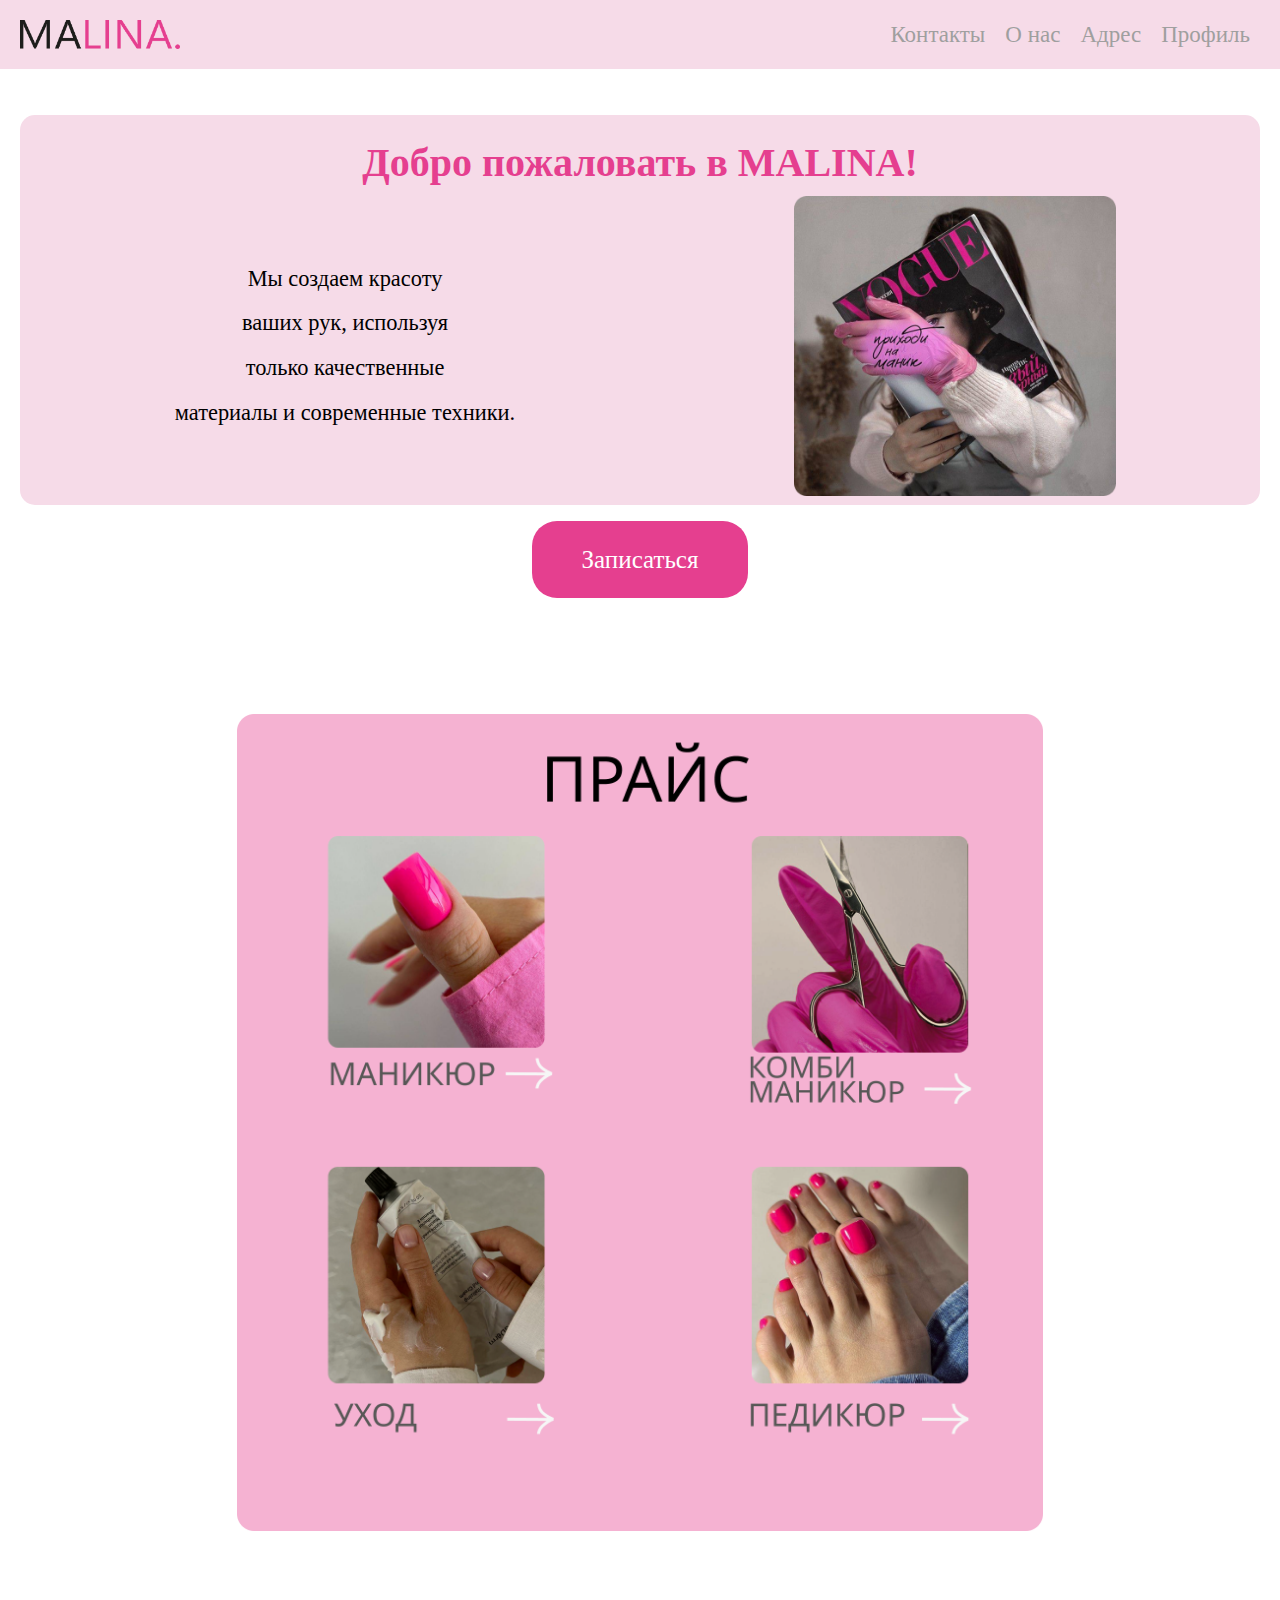
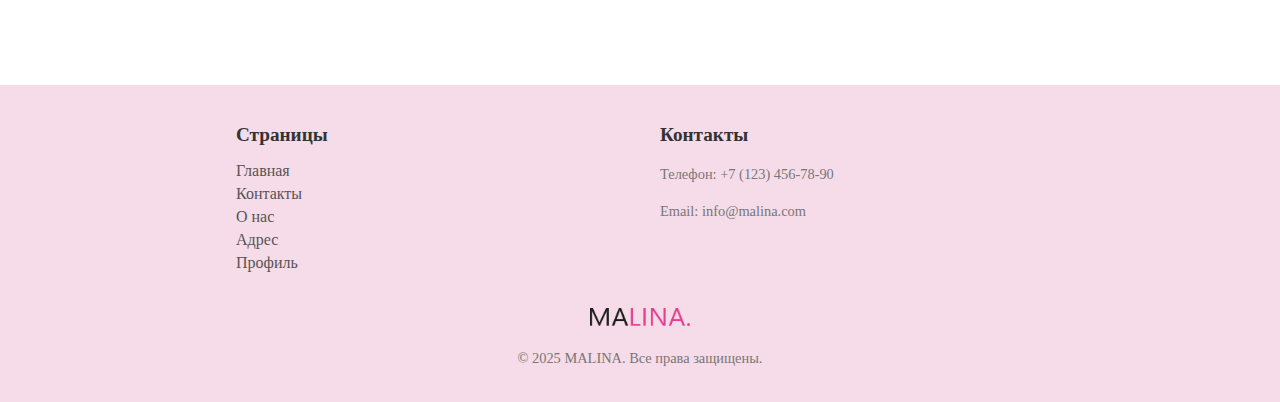
<file: index.htm>
<!DOCTYPE html>
<html lang="ru">
<head>
    <meta charset="UTF-8">
    <meta name="viewport" content="width=device-width, initial-scale=1.0">
    <link rel="stylesheet" href="style.css">
    <title>MALINA - Салон ногтевого сервиса</title>
</head>
<body>
    <header>
        <div class="logo">
            <img src="MALINA.png" alt="MALINA">
        </div>
        <nav>
            <a href="contacts.htm">Контакты</a>
            <a href="about.htm">О нас</a>
            <a href="address.htm">Адрес</a>
            <a href="profile.htm">Профиль</a>
        </nav>
    </header>

    <main>
        <section class="hero">
            <h2>Добро пожаловать в MALINA!</h2>
            <div class="hero-content">
                <div class="hero-text">
                    <p>
                        Мы создаем красоту<br>
                        ваших рук, используя<br>
                        только качественные<br>
                        материалы и современные техники.
                    </p>
                </div>
                <div class="hero-image">
                    <img src="image 1.png" alt="Пример маникюра">
                </div>
            </div>
            <a href="registration.htm" class="button">Записаться</a>
        </section>

        <section class="main-image">
            <img src="price.png" alt="Большое изображение салона">
        </section>

    </main>

    <footer class="site-footer">
        <div class="footer-container">
            <div class="footer-column">
                <h3>Страницы</h3>
                <ul>
                    <li><a href="index.htm">Главная</a></li>
                    <li><a href="contacts.htm">Контакты</a></li>
                    <li><a href="about.htm">О нас</a></li>
                    <li><a href="address.htm">Адрес</a></li>
                    <li><a href="profile.php">Профиль</a></li>
                </ul>
            </div>
            <div class="footer-column">
                <h3>Контакты</h3>
                <p>Телефон: +7 (123) 456-78-90</p>
                <p>Email: info@malina.com</p>
            </div>
        </div>
        <div class="footer-logo">
            <img src="MALINA.png" alt="Логотип MALINA">
        </div>
        <p>&copy; 2025 MALINA. Все права защищены.</p>
    </footer>

</body>
</html>
</file>
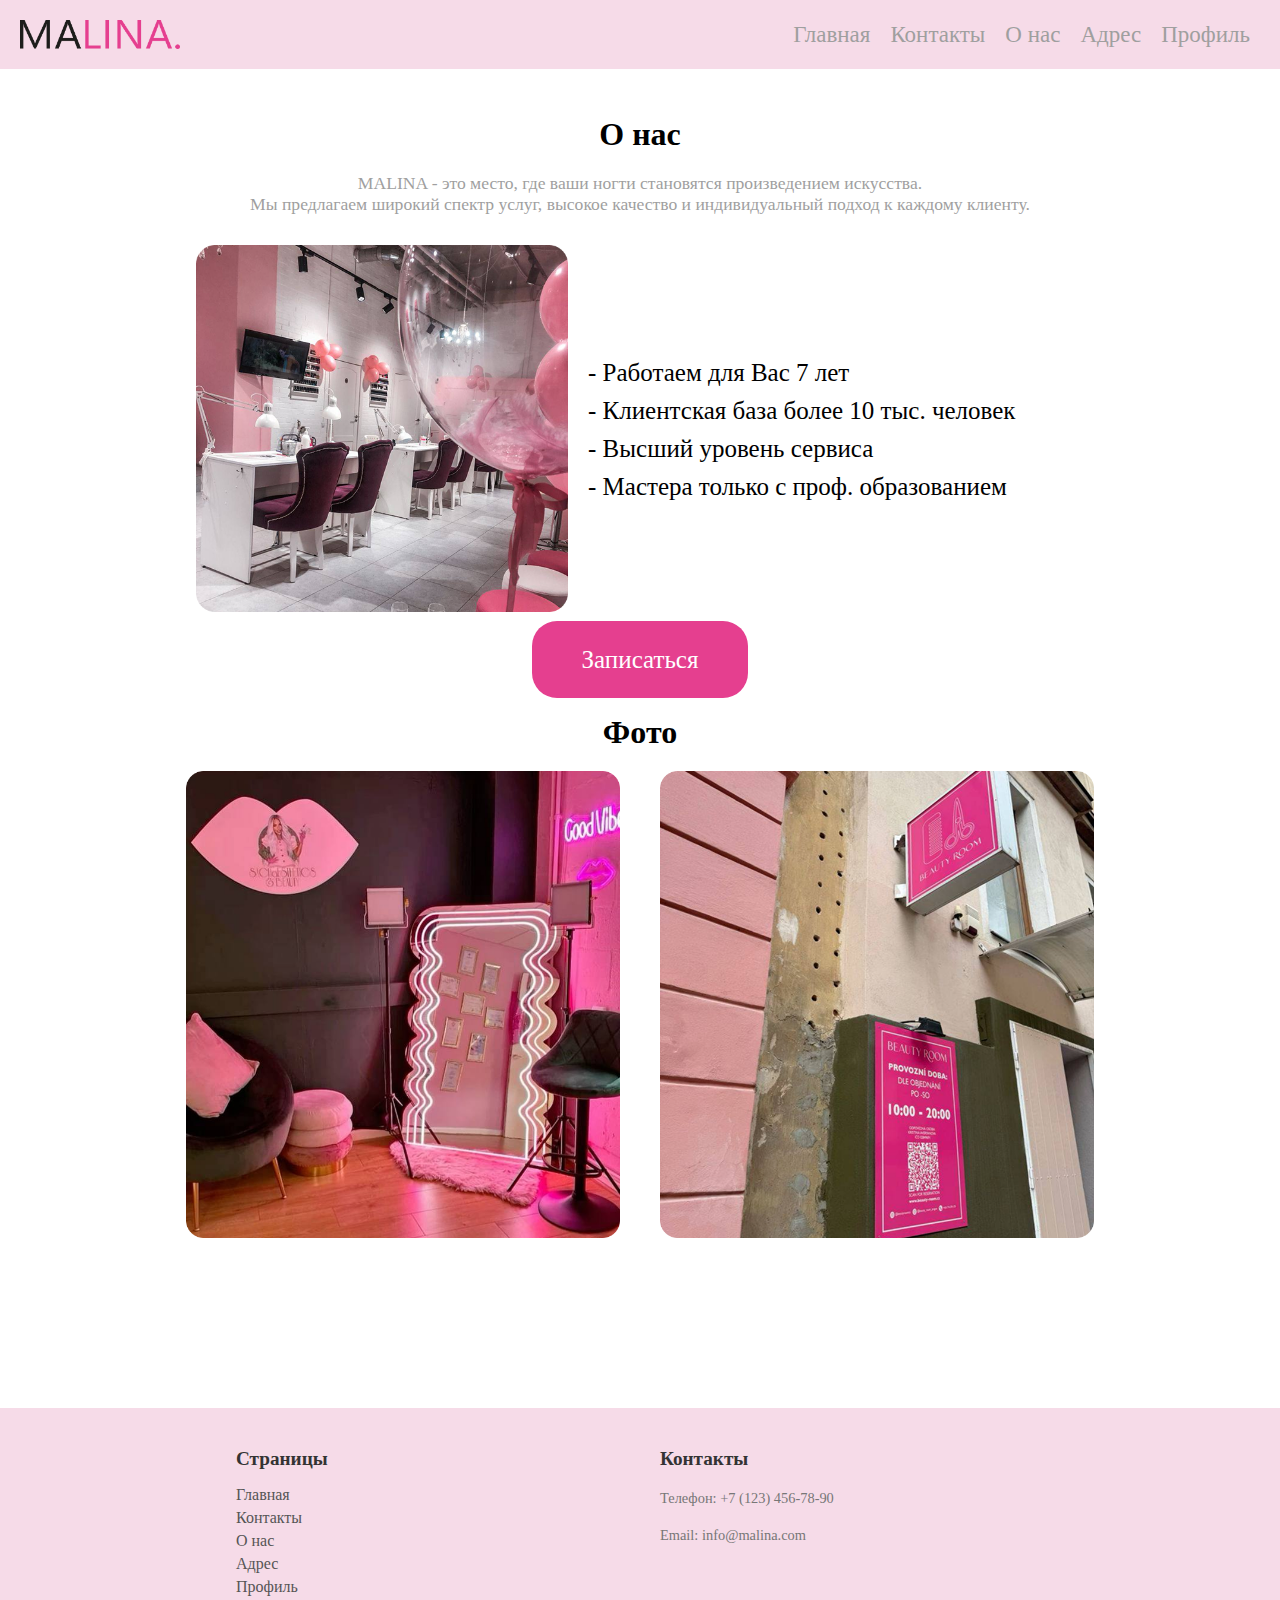
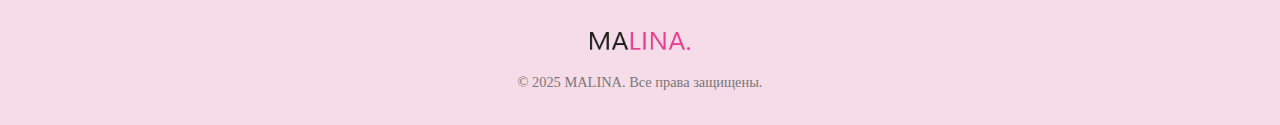
<file: about.htm>
<!DOCTYPE html>
<html lang="ru">
<head>
    <meta charset="UTF-8">
    <meta name="viewport" content="width=device-width, initial-scale=1.0">
    <link rel="stylesheet" href="style.css">
    <title>О нас - MALINA</title>
</head>
<body>
    <header>
        <div class="logo">
            <img src="MALINA.png" alt="MALINA">
        </div>

        <nav>
            <a href="index.htm">Главная</a>
            <a href="contacts.htm">Контакты</a>
            <a href="about.htm">О нас</a>
            <a href="address.htm">Адрес</a>
            <a href="profile.htm">Профиль</a>
        </nav>
    </header>

    <main>
        <section class="about-us">
            <h2 class="about-title">О нас</h2>
            <p class="about-description">MALINA - это место, где ваши ногти становятся произведением искусства.<br>Мы предлагаем широкий спектр услуг, высокое качество и индивидуальный подход к каждому клиенту.</p>
            <div class="about-content">
                <div class="about-image">
                    <img src="image 2.png" alt="Изображение о нас">
                </div>
                <div class="about-text">
                    <ul>
                        <li>- Работаем для Вас 7 лет</li>
                        <li>- Клиентская база более 10 тыс. человек</li>
                        <li>- Высший уровень сервиса</li>
                        <li>- Мастера только с проф. образованием</li>
                    </ul>
                </div>
            </div>
            <div class="about-button">
                <a href="registration.htm" class="button">Записаться</a>
            </div>
            <h2 class="about-photos-title">Фото</h2>

            <div class="about-photos">
                <img src="image 4.png" alt="Фото 1">
                <img src="image 5.png" alt="Фото 2">
            </div>
        </section>
    </main>

    <footer class="site-footer">
        <div class="footer-container">
            <div class="footer-column">
                <h3>Страницы</h3>
                <ul>
                    <li><a href="index.htm">Главная</a></li>
                    <li><a href="contacts.htm">Контакты</a></li>
                    <li><a href="about.htm">О нас</a></li>
                    <li><a href="address.htm">Адрес</a></li>
                    <li><a href="profile.htm">Профиль</a></li>
                </ul>
            </div>
            <div class="footer-column">
                <h3>Контакты</h3>
                <p>Телефон: +7 (123) 456-78-90</p>
                <p>Email: info@malina.com</p>
            </div>
        </div>
        <div class="footer-logo">
            <img src="MALINA.png" alt="Логотип MALINA">
        </div>
        <p>&copy; 2025 MALINA. Все права защищены.</p>
    </footer>
</body>
</html>
</file>
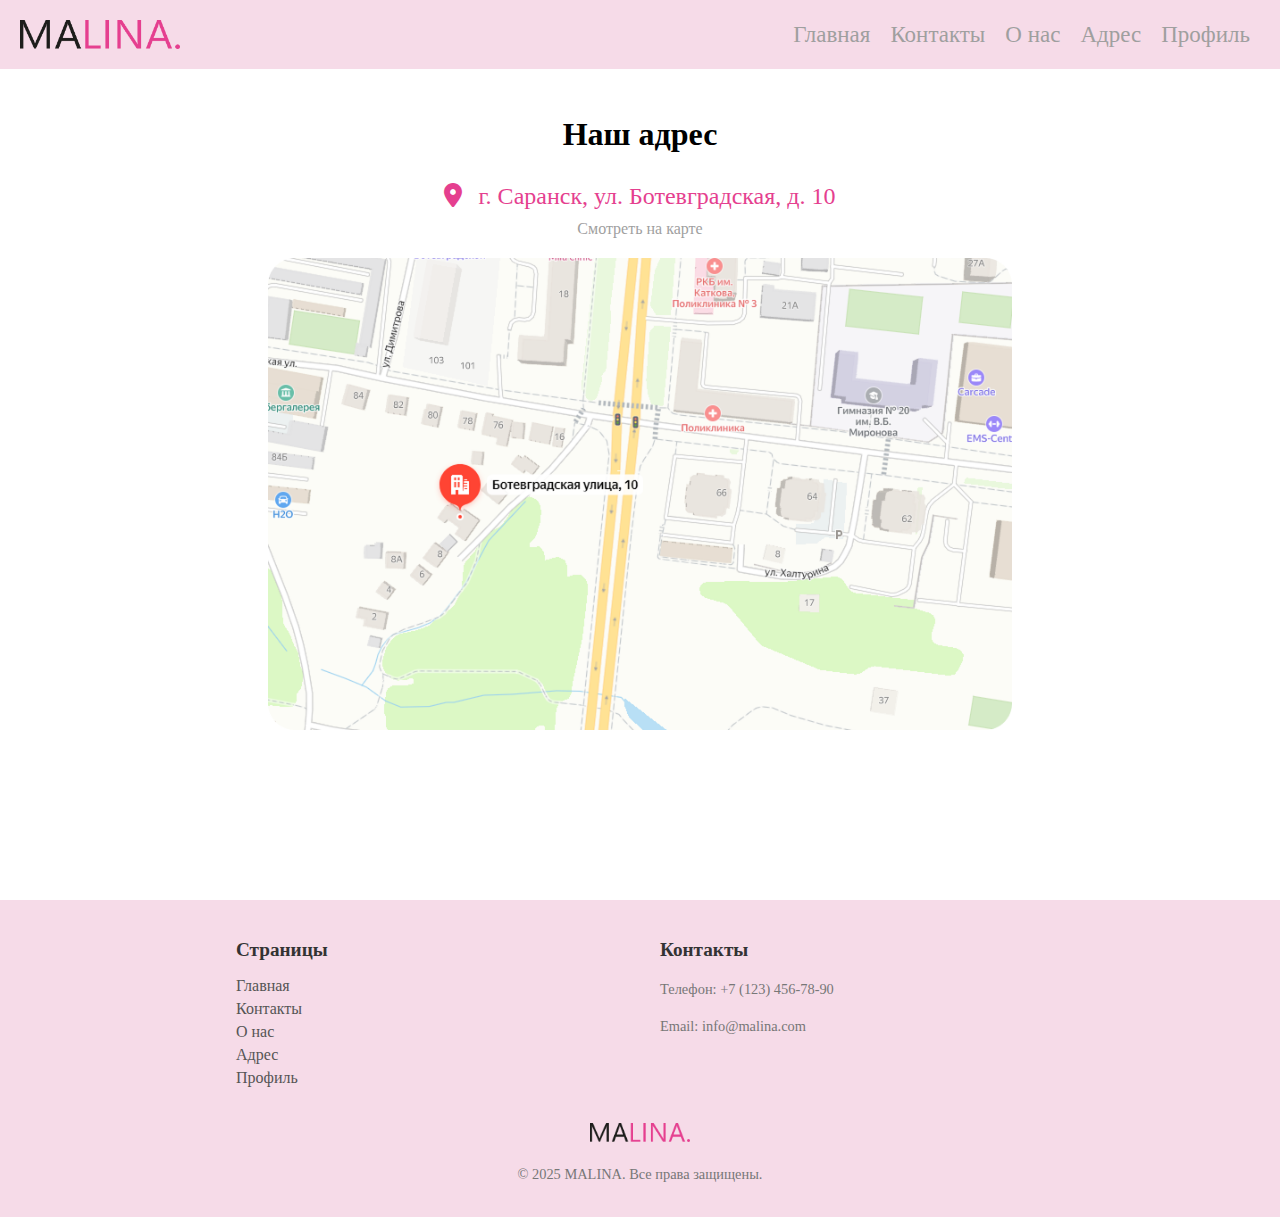
<file: address.htm>
<!DOCTYPE html>
<html lang="ru">
<head>
    <meta charset="UTF-8">
    <meta name="viewport" content="width=device-width, initial-scale=1.0">
    <link rel="stylesheet" href="https://cdnjs.cloudflare.com/ajax/libs/font-awesome/6.0.0/css/all.min.css" integrity="sha512-9usAa10IRO0HhonpyAIVpjrylPvoDwiPUiKdWk5t3PyolY1cOd4DSE0Ga+ri4AuTroPR5aQvXU9xC6qOPnzFeg==" crossorigin="anonymous" referrerpolicy="no-referrer" />
    <link rel="stylesheet" href="style.css">
    <title>Адрес - MALINA</title>
</head>
<body>
    <header>
        <div class="logo">
            <img src="MALINA.png" alt="MALINA">
        </div>

        <nav>
            <a href="index.htm">Главная</a>
            <a href="contacts.htm">Контакты</a>
            <a href="about.htm">О нас</a>
            <a href="address.htm">Адрес</a>
            <a href="profile.htm">Профиль</a>
        </nav>
    </header>

    <main>
        <section class="address">
            <h2 class="address-title">Наш адрес</h2>
            <p class="address-text"><i class="fas fa-map-marker-alt"></i>  г. Саранск, ул. Ботевградская, д. 10</p>
            <a href="https://yandex.ru/maps/-/CHFGAOMk" class="map-link">Смотреть на карте</a>
            <div class="address-map">
                <img src="карта.png" alt="Карта">
            </div>
        </section>
    </main>

    <footer class="site-footer">
        <div class="footer-container">
            <div class="footer-column">
                <h3>Страницы</h3>
                <ul>
                    <li><a href="index.htm">Главная</a></li>
                    <li><a href="contacts.htm">Контакты</a></li>
                    <li><a href="about.htm">О нас</a></li>
                    <li><a href="address.htm">Адрес</a></li>
                    <li><a href="profile.htm">Профиль</a></li>
                </ul>
            </div>
            <div class="footer-column">
                <h3>Контакты</h3>
                <p>Телефон: +7 (123) 456-78-90</p>
                <p>Email: info@malina.com</p>
            </div>
        </div>
        <div class="footer-logo">
            <img src="MALINA.png" alt="Логотип MALINA">
        </div>
        <p>&copy; 2025 MALINA. Все права защищены.</p>
    </footer>
</body>
</html>
</file>
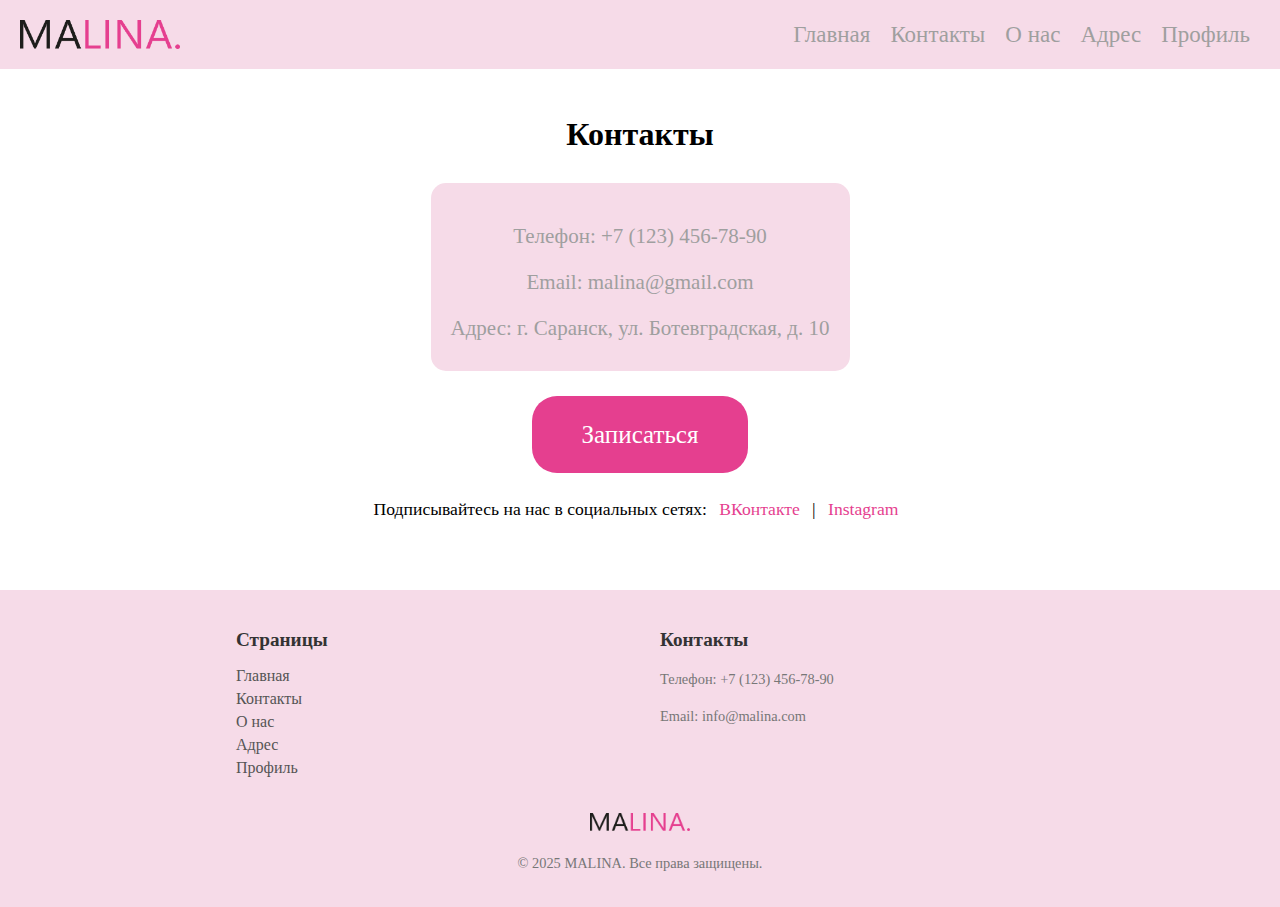
<file: contacts.htm>
<!DOCTYPE html>
<html lang="ru">
<head>
    <meta charset="UTF-8">
    <meta name="viewport" content="width=device-width, initial-scale=1.0">
    <link rel="stylesheet" href="style.css">
    <title>Контакты - MALINA</title>
</head>
<body>
    <header>
        <div class="logo">
            <img src="MALINA.png" alt="MALINA">
        </div>

        <nav>
            <a href="index.htm">Главная</a>
            <a href="contacts.htm">Контакты</a>
            <a href="about.htm">О нас</a>
            <a href="address.htm">Адрес</a>
            <a href="profile.htm">Профиль</a>
        </nav>
    </header>

    <main>
        <section class="contacts">
            <h2 class="contacts-title">Контакты</h2>
            <div class="contacts-container">
                <p>Телефон: +7 (123) 456-78-90</p>
                <p>Email: malina@gmail.com</p>
                <p>Адрес: г. Саранск, ул. Ботевградская, д. 10</p>
            </div>
            <div class="contacts-button">
                <a href="registration.htm" class="button">Записаться</a>
            </div>
            <div class="social-links">
                Подписывайтесь на нас в социальных сетях:
                <a href="#" target="_blank">ВКонтакте</a> |
                <a href="#" target="_blank">Instagram</a>
            </div>
        </section>
    </main>

    <footer class="site-footer">
        <div class="footer-container">
            <div class="footer-column">
                <h3>Страницы</h3>
                <ul>
                    <li><a href="index.htm">Главная</a></li>
                    <li><a href="contacts.htm">Контакты</a></li>
                    <li><a href="about.htm">О нас</a></li>
                    <li><a href="address.htm">Адрес</a></li>
                    <li><a href="profile.htm">Профиль</a></li>
                </ul>
            </div>
            <div class="footer-column">
                <h3>Контакты</h3>
                <p>Телефон: +7 (123) 456-78-90</p>
                <p>Email: info@malina.com</p>
            </div>
        </div>
        <div class="footer-logo">
            <img src="MALINA.png" alt="Логотип MALINA">
        </div>
        <p>&copy; 2025 MALINA. Все права защищены.</p>
    </footer>

</body>
</html>
</file>
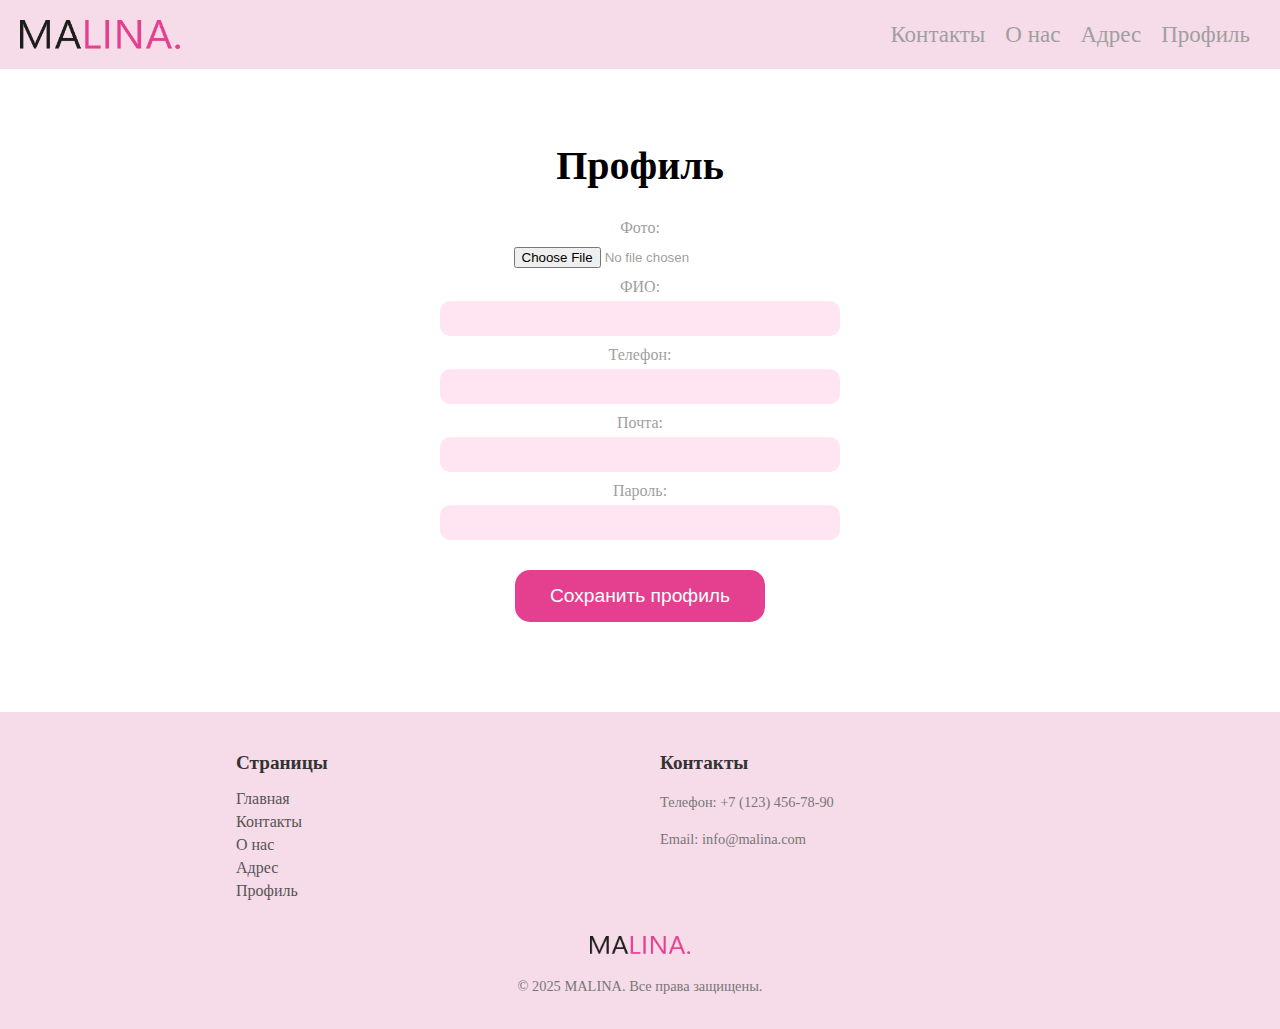
<file: profile.htm>
<!DOCTYPE html>
<html lang="ru">
<head>
    <meta charset="UTF-8">
    <meta name="viewport" content="width=device-width, initial-scale=1.0">
    <link rel="stylesheet" href="style.css">
    <title>MALINA - Салон ногтевого сервиса</title>
</head>
<body>
    <header>
        <div class="logo">
            <img src="MALINA.png" alt="MALINA">
        </div>
        <nav>
            <a href="contacts.htm">Контакты</a>
            <a href="about.htm">О нас</a>
            <a href="address.htm">Адрес</a>
            <a href="profile.htm">Профиль</a>

        </nav>
    </header>
    <main>
        <section class="profile">
            <h2 class="profile-title">Профиль</h2>
            <form action="process_profile.php" method="post" enctype="multipart/form-data">
                <div class="form-group">
                    <label for="avatar">Фото:</label>
                    <input type="file" id="avatar" name="avatar" accept="image/*">
                </div>
                <div class="form-group">
                    <label for="fio">ФИО:</label>
                    <input type="text" id="fio" name="fio" required>
                </div>
                <div class="form-group">
                    <label for="phone">Телефон:</label>
                    <input type="tel" id="phone" name="phone" required>
                </div>
                <div class="form-group">
                    <label for="email">Почта:</label>
                    <input type="email" id="email" name="email" required>
                </div>
                <div class="form-group">
                    <label for="password">Пароль:</label>
                    <input type="password" id="password" name="password" required>
                </div>
                <input type="submit" value="Сохранить профиль">
            </form>
        </section>
    </main>
    <footer class="site-footer">
        <div class="footer-container">
            <div class="footer-column">
                <h3>Страницы</h3>
                <ul>
                    <li><a href="index.htm">Главная</a></li>
                    <li><a href="contacts.htm">Контакты</a></li>
                    <li><a href="about.htm">О нас</a></li>
                    <li><a href="address.htm">Адрес</a></li>
                    <li><a href="profile.htm">Профиль</a></li>
                </ul>
            </div>
            <div class="footer-column">
                <h3>Контакты</h3>
                <p>Телефон: +7 (123) 456-78-90</p>
                <p>Email: info@malina.com</p>
            </div>
        </div>
        <div class="footer-logo">
            <img src="MALINA.png" alt="Логотип MALINA">
        </div>
        <p>&copy; 2025 MALINA. Все права защищены.</p>
    </footer>
</body>
</html>
</file>
<file: style.css>
body {
font-family: 'century gothic', serif;
margin: 0;
background-color: #FFFFFF; 
color: #9F9F9F; 
}

header {
background-color: #F6DBE8; 
padding: 20px;
display: flex; 
justify-content: space-between; 
align-items: center; 
}

p, div, span, a, li, ul, ol, table, tr, td, th { 
font-family: 'century gothic', serif;
}

.logo {
display: flex;
align-items: center;
}

.logo img {
width: 160px; 
margin-right: 10px;
}

.logo h1 {
color: #E53F8F; 
margin: 0;
}

nav {
display: flex; 
justify-content: center;
align-items: center;
}

nav a {
    color: #9F9F9F; 
    text-decoration: none;
margin: 0 10px;
font-size: 23px;
}

nav a:hover {
    color: #E53F8F; 
}

main {
    padding: 20px;
}

.hero {
    text-align: center;
    padding: 50px 0;
margin-bottom: 90px;
}

.hero h2 {
    color: #E53F8F; 
    margin: 0;
}

.hero-content {
    display: flex;
    align-items: center; /* Выравнивание по вертикали */
    justify-content: center; /* Выравнивание по горизонтали */
    margin-bottom: 50px; /* Отступ перед кнопкой */
    position: relative; /* Чтобы подложка была относительно этого блока */
}

.hero-text {
    flex: 1; /* Занимает доступное место слева */
    text-align: left; /* Выравнивание текста слева */
    padding-right: 20px; /* Отступ между текстом и изображением */
}


.hero-image img {
    max-width: 100%; /* Адаптивность изображения */
    height: auto;
    max-height: 300px; /* Ограничение высоты изображения */
    display: block; /* Убирает отступ снизу */
    margin: 0 auto; /* Центрирование по горизонтали */

}

.hero h2 {
    color: #E53F8F;
    font-size: 2.5em; /* Увеличен размер текста */
    margin-bottom: 10px; /* Добавлен отступ снизу */
}

.hero-text p {
    color: #000000;
    font-size: 1.4em;
    line-height: 2;
    text-align: center; 
    max-width: 110%;  /* Задайте максимальную ширину */
padding-left: 40px;
}

.hero-image {
  flex: 1;
  text-align: center;
  margin-left: auto; /* добавляем автоматический левый отступ */
}

.hero-content::before {
    content: "";
    position: absolute;
    bottom: -9px; /* Смещение подложки вниз */
    left: 0;
    width: 100%;
    height: 390px; /* Высота подложки */
    background-color: #F6DBE8; 
    z-index: -1; /* Размещение под текстом и картинкой */
border-radius: 15px;
}

.button {
    background-color: #E53F8F;
    color: #FFFFFF;
    padding: 25px 50px; /* Увеличен размер кнопки */
    font-size: 25px; /* Увеличен размер шрифта */
    text-decoration: none;
    border-radius: 25px; /* Сделана более круглой */
    border: none; /* Убрана обводка (если есть) */
    cursor: pointer; /* Изменен курсор при наведении */
    transition: background-color 0.3s ease; 
}

.button:hover {
    background-color: #9F9F9F;
}

.main-image {
    text-align: center; /* Выравнивание по центру */
    margin-top: 40px; /* Отступ сверху */
margin-bottom: 80px;
}

.main-image img {
    max-width: 65%; /* Адаптивность изображения */
    height: auto;
    margin: 0 auto; /* Центрирование изображения */
}

.registration-form form {
    display: flex;
    flex-direction: column;
    width: 300px;
}

.registration-form label {
    margin-top: 10px;
}

.registration-form input,
.registration-form select {
    padding: 5px;
    margin-bottom: 10px;
    border: 1px solid #9F9F9F; 
    border-radius: 5px;
}

.registration-form button {
    background-color: #E53F8F; 
    color: #FFFFFF; 
    padding: 10px 20px;
    border: none;
    border-radius: 5px;
    cursor: pointer;
}

.registration-form button:hover {
    background-color: #9F9F9F; 
}

footer {
    background-color: #F6DBE8; 
    text-align: center;
    padding: 10px;
    position: fixed; 
    bottom: 0; 
    width: 100%; 
}

.about-title {
    color: #000000; /* Черный цвет */
    font-size: 2em; /* Увеличенный размер */
    text-align: center; /* По центру */
    margin-bottom: 20px;
}

.about-description {
    text-align: center; /* Выравнивание текста описания по центру */
    color: #9F9F9F;     font-size: 1.1em;
    margin-bottom: 30px; /* Отступ перед картинкой и текстом */
    padding: 0 20px; /* Добавим отступ справа и слева, чтобы текст не прилипал к краям */
}

.about-content {
    display: flex; /* Используем flexbox для расположения картинки и текста */
    align-items: center; /* Выравнивание по вертикали */
justify-content: center;
    margin-top: 20px;
}

.about-image {
    width: 30%; /* Занимает 30% ширины */
    margin-right: 20px;
text-align: right; 
}

.about-image img {
    max-width: 100%; /* Адаптивность картинки */
    height: auto; 
margin: 0 auto;
}

.about-text {
    width: 40%; /* Занимает 60% ширины */
}

.about-text ul {
    list-style: none; 
    padding: 0;
text-align: left;
}

.about-text li {
    color: #000000; /* Черный цвет */
    margin-bottom: 10px;
    font-size: 25px; /* Увеличенный размер текста пунктов */
}

.about-button {
    text-align: center; /* Центрируем кнопку */
    margin-top: 30px; /* Добавляем отступ сверху */
}

.about-photos-title {
    color: #000000;
    font-size: 2em;
    text-align: center;
    margin-top: 40px; /* Отступ от кнопки */
    margin-bottom: 20px;
}

.about-photos {
    display: flex;
    justify-content: center; /* Центрирование картинок */
    align-items: center;
    margin-bottom: 100px; /* Увеличен отступ перед подвалом */
}

.about-photos img {
    max-width: 35%; /* Уменьшен размер картинок */
    height: auto;
    margin: 0 20px; /* Увеличен отступ между картинками */
    display: block; /* Убирает лишний отступ снизу */
}

.contacts {
    text-align: center; 
}

.contacts-title {
    color: #000000; 
    font-size: 2em;
    margin-bottom: 30px;
}

.contacts-container {
    background-color: #F6DBE8; 
    border-radius: 15px; 
    padding: 20px;
    display: inline-block; 
text-align: center; 
    margin-bottom: 30px;
}

.contacts-container p {
    margin-bottom: 10px;
    color: #9F9F9F;
font-size: 21px;
}

.contacts-button {
    margin-top: 20px;
}

.social-links {
    margin-top: 50px;
    font-size: 1.1em;
    color: #000000; /* Серый цвет текста */
}

.social-links a {
    color: #E53F8F; 
    text-decoration: none; 
    margin: 0 8px; /* Отступ между ссылками */
}

.social-links a:hover {
    text-decoration: underline; 
}

.address {
    text-align: center; 
margin-bottom: 100px;
}

.address-title {
    color: #000000; 
    font-size: 2em;
    margin-bottom: 30px;
}

.address-text {
    color: #E53F8F; 
    font-size: 1.5em;
    margin-bottom: 10px;
}

.address-text i {
    margin-right: 10px; 
}

.map-link {
    display: block; 
    color: #9F9F9F; 
    text-decoration: none; 
    margin-bottom: 20px; /* Отступ перед картинкой */
}

.map-link:hover {
    text-decoration: underline; /* Подчеркивание при наведении */
}

.address-map {
    margin-top: 20px;
}

.address-map img {
    max-width: 60%; 
    height: auto;
    display: block; 
    margin: 0 auto; 
}


.registration {
    text-align: center;
    padding: 20px;
}

.registration-title {
    color: #000000;
    font-size: 2.5em;
    margin-bottom: 30px;
}

.registration form {
    display: flex;
    flex-direction: column;
    align-items: center;
    width: 70%; 
    margin: 0 auto; 
}

.form-group {
    display: flex;
    align-items: center;
    margin-bottom: 10px;
    width: 100%;
flex-direction: column;
}

.registration label {
    width: auto; 
    margin-right: 0px;
text-align: center;
margin-bottom: 5px;

}

.registration input[type="text"],
.registration input[type="tel"],
.registration input[type="email"],
.registration input[type="date"],
.registration input[type="time"],
.registration select {
    width: 300px; /* Увеличиваем ширину полей */
    padding: 5px;
    border: none; /* Убираем границу */
    border-radius: 4px;
    box-sizing: border-box;
    background-color: #ffe4f2; /* Розовый цвет фона */
    color:#E53F8F
}

.registration input[type="submit"] {
    background-color: #E53F8F;
    color: #FFFFFF;
    padding: 10px 20px;
    text-decoration: none;
    border-radius: 5px;
    border: none;
    cursor: pointer;
    font-size: 1em;
    margin-top: 20px;
    align-self: center;
}

.registration input[type="submit"]:hover {
    background-color: #9F9F9F;
}

.profile {
    text-align: center; 
    padding: 20px;
}

.profile-title {
    color: #000000; /* Черный цвет */
    font-size: 2.5em; /* Увеличенный размер */
    margin-bottom: 30px;
}

.profile form {
    display: flex; /* Используем flexbox */
    flex-direction: column; /* Располагаем элементы формы в колонку */
    align-items: center; /* Выравниваем элементы по центру */
    width: 70%; /* Ширина формы */
    margin: 0 auto; /* Центрируем форму по горизонтали */
}

.form-group {
    display: flex; 
    flex-direction: column;
    align-items: center;
    margin-bottom: 10px;
    width: 100%;
}

.profile label {
    width: auto; /* Убираем фиксированную ширину */
    text-align: center; /* Выравниваем текст label по центру */
    margin-right: 0; /* Убираем отступ справа */
    margin-bottom: 5px; /* Небольшой отступ, чтобы отделить label от input */
}

.profile input[type="text"],
.profile input[type="tel"],
.profile input[type="email"],
.profile input[type="password"],
.profile input[type="date"],
.profile input[type="time"],
.profile select {
    width: 400px;
    padding: 10px;
    border: none;
    border-radius: 10px;
    box-sizing: border-box;
    background-color: #ffe4f2;
    color: #E53F8F;
}

.profile input[type="file"] {
    margin-top: 5px;
}

.profile input[type="submit"] {
    background-color: #E53F8F;
    color: #FFFFFF;
    padding: 15px 30px;
    text-decoration: none;
    border-radius: 15px;
    border: none;
    cursor: pointer;
    font-size: 1.2em;
    margin-top: 20px;
    width: 250px;
}

.profile input[type="submit"]:hover {
    background-color: #9F9F9F;
}

.site-footer {
    background-color: #F6DBE8;
    padding: 20px 0;
    text-align: center;
    margin-top: 50px;
    position: relative; /* Важно: относительное позиционирование */
    bottom: 0;
    left: 0;
    width: 100%;
}


body:has(#content) {
    margin-bottom: 100px;
}

.site-footer {
    background-color: #F6DBE8;
    padding: 20px 0;
    text-align: center;
    margin-top: 50px;
    position: relative;
    bottom: 0;
    left: 0;
    width: 100%;
}

.footer-container {
    display: flex;
    justify-content: center; 
    align-items: flex-start; 
    margin-bottom: 20px; 
}

.footer-column {
    width: 30%;
    text-align: left;
    margin: 0 20px;
}

.footer-column h3 {
    font-size: 1.2em;
    margin-bottom: 10px;
    color: #333;
}

.footer-column ul {
    list-style: none;
    padding: 0;
}

.footer-column li {
    margin-bottom: 5px;
}

.footer-column a {
    color: #555;
    text-decoration: none;
}

.footer-logo {
    text-align: center; 
}

.footer-logo img {
   max-width: 100px; 
    height: auto;
}

.site-footer p {
    margin-top: 20px;
    font-size: 0.9em;
    color: #777;
}
/* Дополнительные стили для адаптивности (по желанию) */
@media (max-width: 600px) {
    header {
        flex-direction: column;
        align-items: center;
    }

    nav {
        margin-top: 10px;
    }

    nav a {
        margin: 0 10px;
    }
}
</file>
